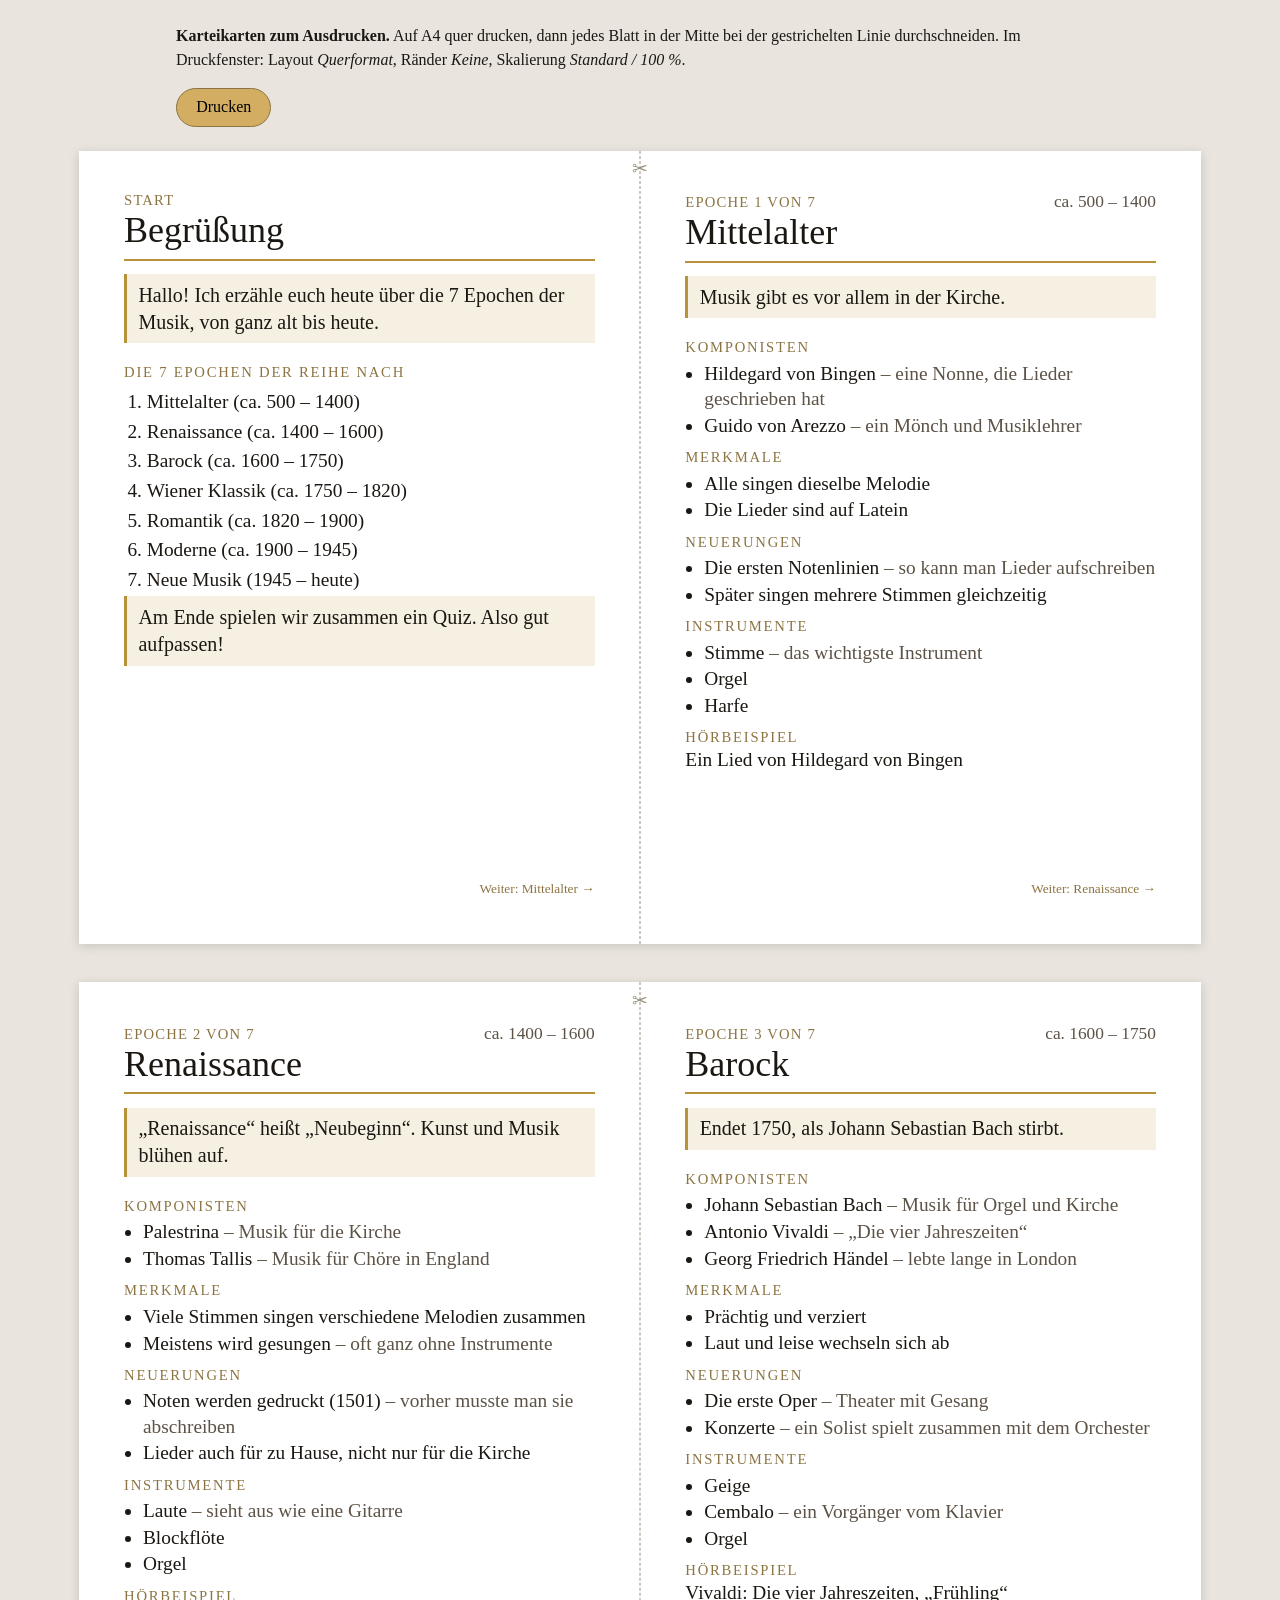
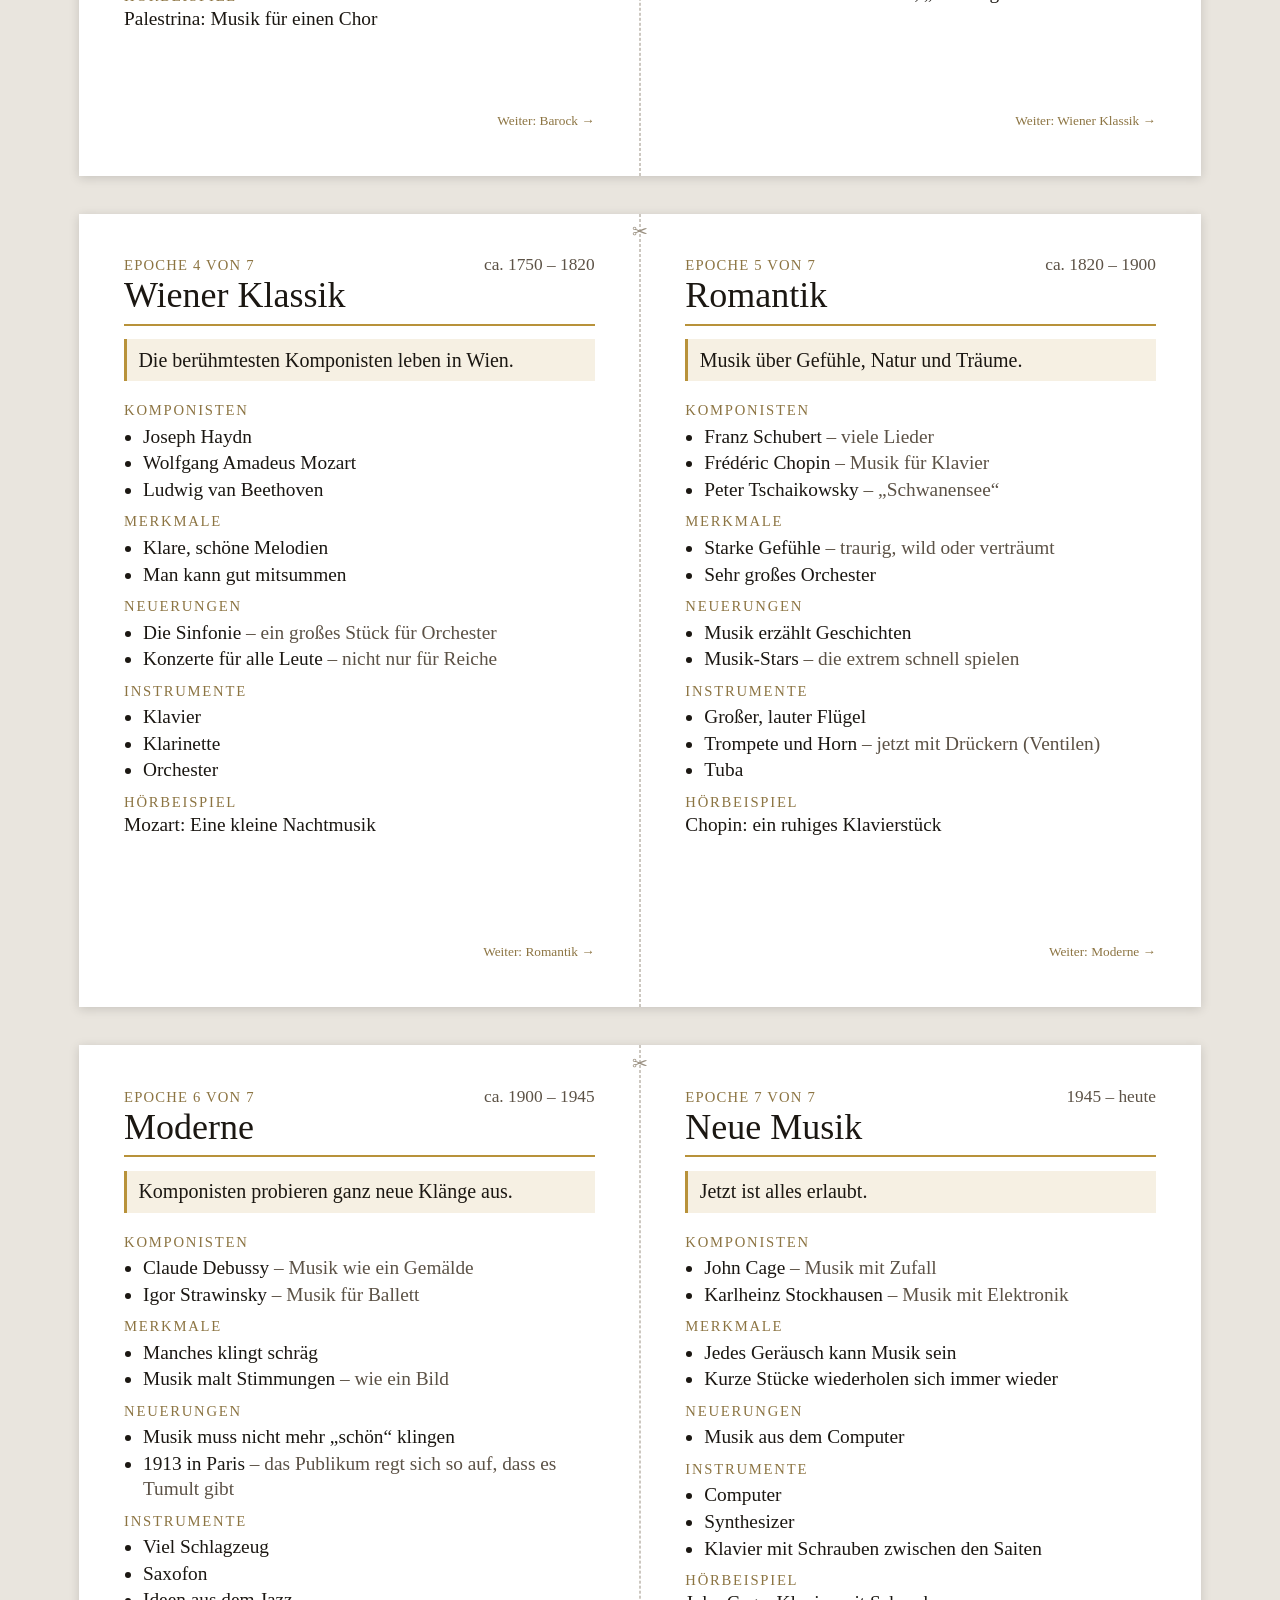
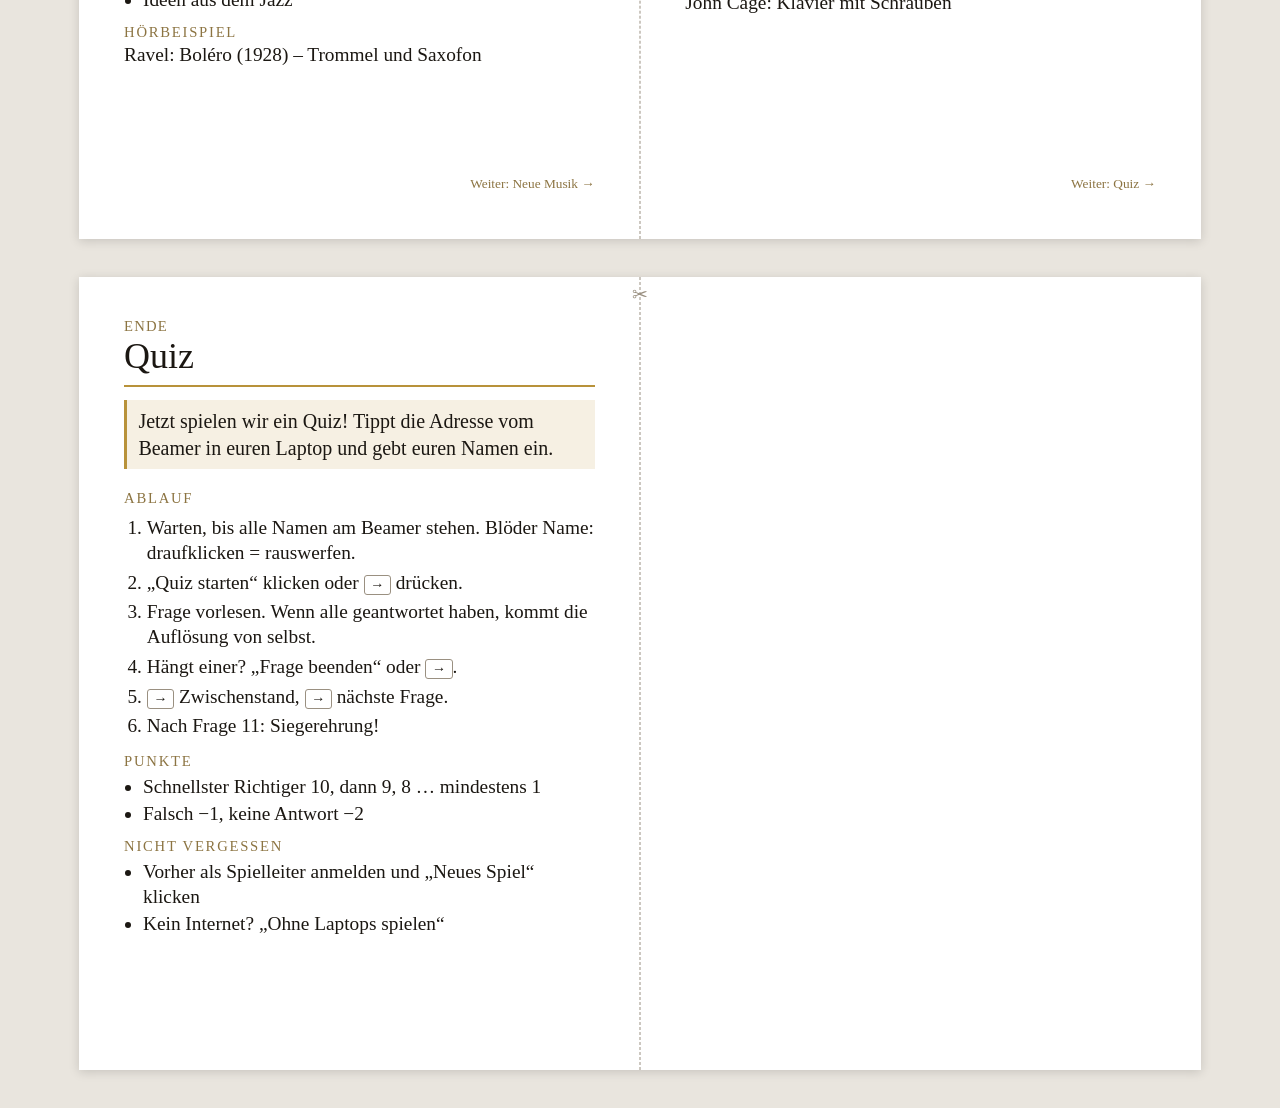
<file: cards.html>
<!doctype html>
<html lang="de">
<head>
<meta charset="utf-8">
<meta name="viewport" content="width=device-width, initial-scale=1">
<title>Karteikarten</title>
<style>
  /* Karteikarten zum Ausdrucken: A4 quer, zwei A5-Karten pro Blatt, in der Mitte durchschneiden. */
  @page { size: A4 landscape; margin: 0; }
  * { box-sizing: border-box; }
  html, body { margin: 0; background: #e9e5de; color: #1b1712; }
  body { font-family: "Palatino Linotype", "Book Antiqua", Palatino, Georgia, serif; }

  .hint { max-width: 60em; margin: 1.5em auto; padding: 0 16px; font-size: 16px; line-height: 1.5; }
  .hint button { font: inherit; padding: 0.4em 1.2em; border-radius: 999px; border: 1px solid #8c7442; background: #d2ad62; cursor: pointer; }

  .sheet {
    width: 297mm; height: 210mm; margin: 0 auto 10mm; background: #fff;
    display: grid; grid-template-columns: 1fr 1fr; position: relative;
    box-shadow: 0 2px 10px rgba(0, 0, 0, 0.15);
  }
  .sheet::after {
    content: "✂"; position: absolute; left: 50%; top: 0; bottom: 0;
    border-left: 1px dashed #9a9081; color: #9a9081; font-size: 14pt; padding-top: 2mm; transform: translateX(-0.5px);
    text-indent: -0.45em;
  }
  .card { padding: 11mm 12mm 9mm; display: flex; flex-direction: column; overflow: hidden; }

  .top { display: flex; justify-content: space-between; align-items: baseline; border-bottom: 2px solid #b8923a; padding-bottom: 2mm; margin-bottom: 3.5mm; }
  .top h1 { margin: 0; font-weight: normal; font-size: 27pt; }
  .top .num { font-size: 11pt; color: #8c7442; letter-spacing: 0.08em; }
  .years { font-size: 13pt; color: #5c5246; }

  .say { font-size: 15pt; line-height: 1.35; margin: 0 0 3mm; padding: 2mm 3mm; background: #f6f0e3; border-left: 3px solid #b8923a; }

  h2 { font-size: 11pt; text-transform: uppercase; letter-spacing: 0.12em; color: #8c7442; font-weight: normal; margin: 2.6mm 0 0.8mm; }
  ul { margin: 0; padding-left: 5mm; }
  li { font-size: 14.5pt; line-height: 1.3; margin: 0.4mm 0; }
  li .ex { color: #5c5246; }
  li .ex::before { content: " – "; }

  .listen { font-size: 14.5pt; }
  .next { margin-top: auto; padding-top: 2mm; font-size: 10pt; color: #8c7442; text-align: right; }
  ol.steps { margin: 0; padding-left: 6mm; }
  ol.steps li { margin: 1.2mm 0; }
  .key { display: inline-block; border: 1px solid #9a9081; border-radius: 3px; padding: 0 1.5mm; font-size: 10.5pt; }

  @media print {
    html, body { background: #fff; }
    .hint { display: none; }
    .sheet { margin: 0; box-shadow: none; break-after: page; page-break-after: always; }
    .sheet:last-child { break-after: auto; page-break-after: auto; }
  }
</style>
</head>
<body>
  <div class="hint">
    <p><strong>Karteikarten zum Ausdrucken.</strong> Auf A4 quer drucken, dann jedes Blatt in der Mitte bei der gestrichelten Linie durchschneiden.
    Im Druckfenster: Layout <em>Querformat</em>, Ränder <em>Keine</em>, Skalierung <em>Standard / 100 %</em>.</p>
    <p><button onclick="print()">Drucken</button></p>
  </div>
  <div id="cards"></div>

  <script src="epochs.js?v=20261110f"></script>
  <script src="questions.js?v=20261110f"></script>
  <script>
    const EPOCHS = window.EPOCHS;

    function el(tag, cls, text, children) {
      const node = document.createElement(tag);
      if (cls) node.className = cls;
      if (text != null) node.textContent = text;
      (children || []).forEach(c => c && node.appendChild(c));
      return node;
    }

    function list(points) {
      return el("ul", null, null, points.map(([main, ex]) =>
        el("li", null, main, [ex ? el("span", "ex", ex) : null])
      ));
    }

    function cardHead(num, title, right) {
      return el("div", "top", null, [
        el("div", null, null, [el("div", "num", num), el("h1", null, title)]),
        right ? el("div", "years", right) : null
      ]);
    }

    const cards = [];

    // Begrüßung (Vorschlag, du kannst es auch in deinen eigenen Worten sagen)
    cards.push(el("div", "card", null, [
      cardHead("START", "Begrüßung"),
      el("p", "say", "Hallo! Ich erzähle euch heute über die 7 Epochen der Musik, von ganz alt bis heute."),
      el("h2", null, "Die 7 Epochen der Reihe nach"),
      el("ol", "steps", null, EPOCHS.map(e => el("li", null, e.name + "  (" + e.years + ")"))),
      el("p", "say", "Am Ende spielen wir zusammen ein Quiz. Also gut aufpassen!"),
      el("p", "next", "Weiter: " + EPOCHS[0].name + " →")
    ]));

    EPOCHS.forEach((e, i) => {
      const nextName = i < EPOCHS.length - 1 ? EPOCHS[i + 1].name : "Quiz";
      cards.push(el("div", "card", null, [
        cardHead("EPOCHE " + (i + 1) + " VON " + EPOCHS.length, e.name, e.years),
        el("p", "say", e.era),
        el("h2", null, "Komponisten"), list(e.artists),
        el("h2", null, "Merkmale"), list(e.characteristics),
        el("h2", null, "Neuerungen"), list(e.innovations),
        el("h2", null, "Instrumente"), list(e.instruments),
        el("h2", null, "Hörbeispiel"), el("div", "listen", e.listening.title),
        el("p", "next", "Weiter: " + nextName + " →")
      ]));
    });

    // Quiz-Ablauf für den Spielleiter
    const key = t => el("span", "key", t);
    const step = (...parts) => el("li", null, null, parts.map(p => typeof p === "string" ? document.createTextNode(p) : p));
    cards.push(el("div", "card", null, [
      cardHead("ENDE", "Quiz"),
      el("p", "say", "Jetzt spielen wir ein Quiz! Tippt die Adresse vom Beamer in euren Laptop und gebt euren Namen ein."),
      el("h2", null, "Ablauf"),
      el("ol", "steps", null, [
        step("Warten, bis alle Namen am Beamer stehen. Blöder Name: draufklicken = rauswerfen."),
        step("„Quiz starten“ klicken oder ", key("→"), " drücken."),
        step("Frage vorlesen. Wenn alle geantwortet haben, kommt die Auflösung von selbst."),
        step("Hängt einer? „Frage beenden“ oder ", key("→"), "."),
        step(key("→"), " Zwischenstand, ", key("→"), " nächste Frage."),
        step("Nach Frage " + window.QUESTIONS.length + ": Siegerehrung!")
      ]),
      el("h2", null, "Punkte"),
      el("ul", null, null, [
        el("li", null, "Schnellster Richtiger 10, dann 9, 8 … mindestens 1"),
        el("li", null, "Falsch −1, keine Antwort −2")
      ]),
      el("h2", null, "Nicht vergessen"),
      el("ul", null, null, [
        el("li", null, "Vorher als Spielleiter anmelden und „Neues Spiel“ klicken"),
        el("li", null, "Kein Internet? „Ohne Laptops spielen“")
      ])
    ]));

    const root = document.getElementById("cards");
    for (let i = 0; i < cards.length; i += 2) {
      root.appendChild(el("div", "sheet", null, [cards[i], cards[i + 1] || el("div", "card")]));
    }
  </script>
</body>
</html>
</file>
